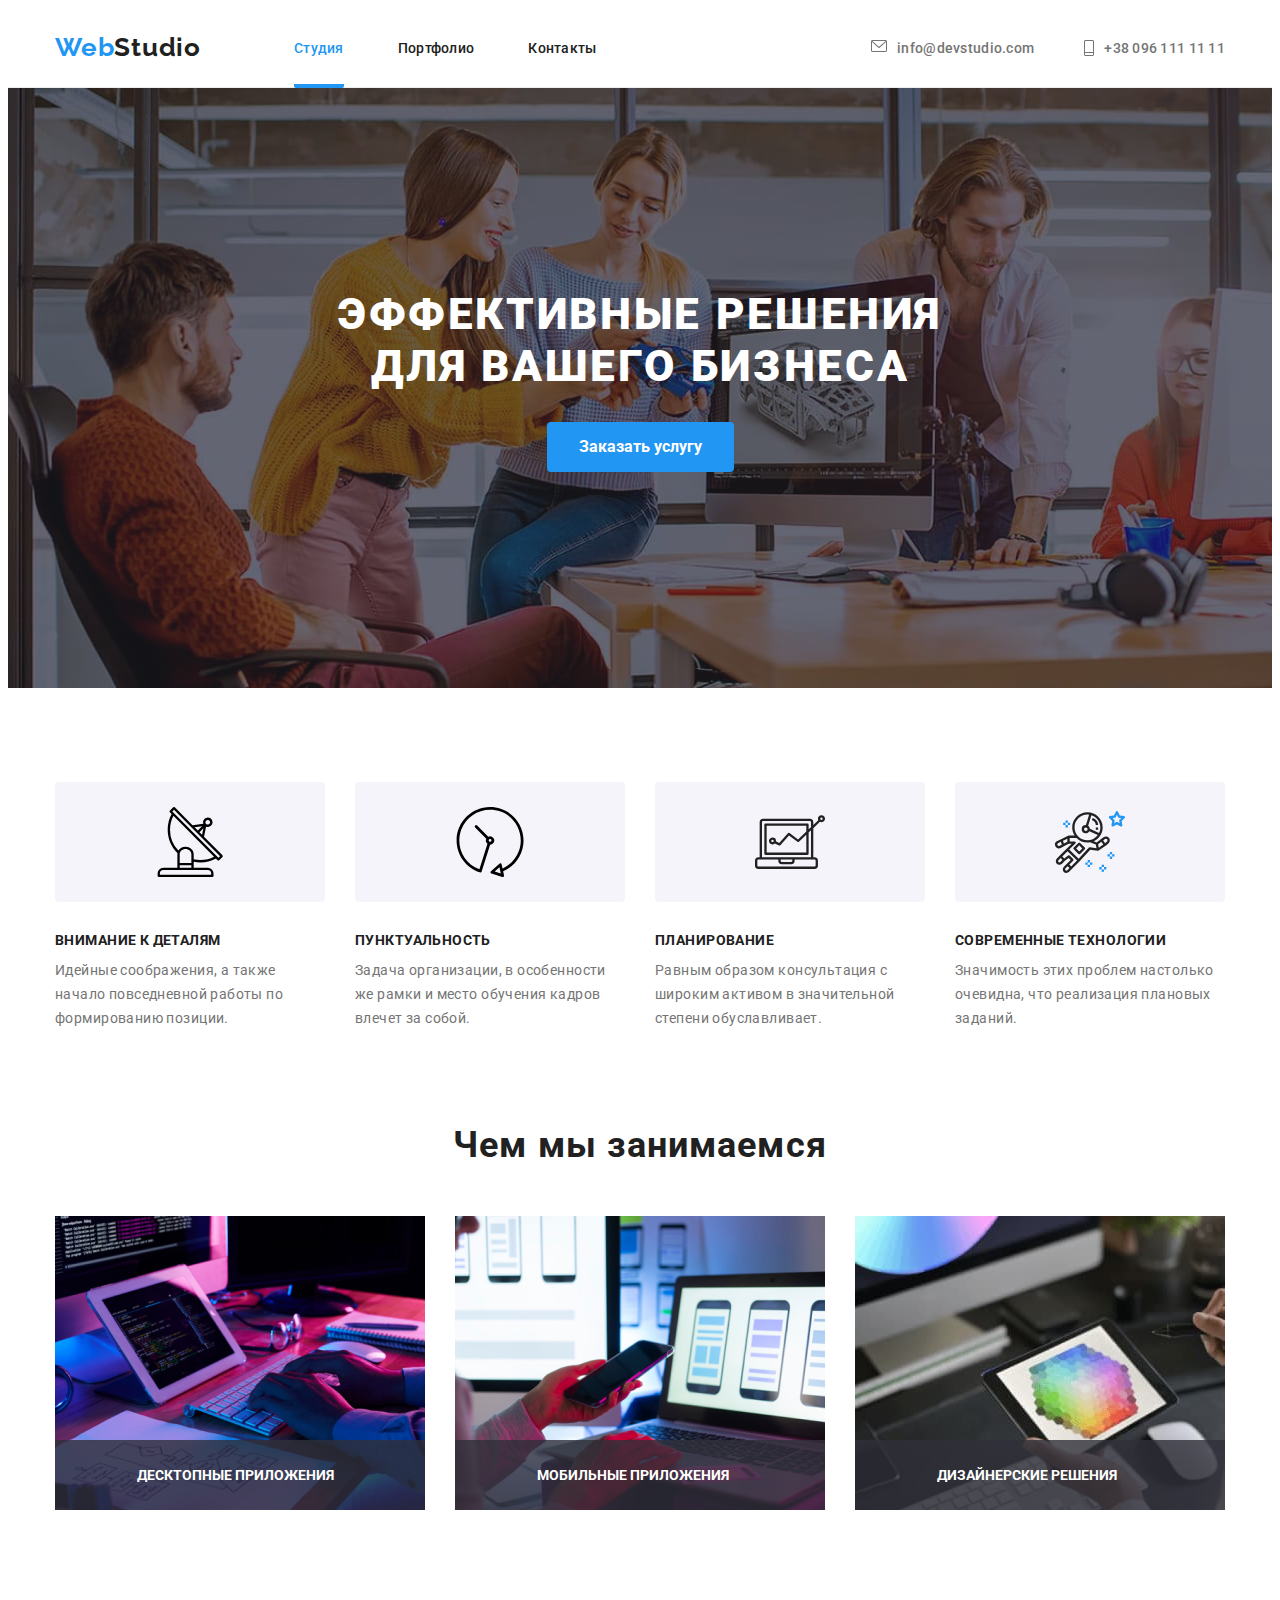
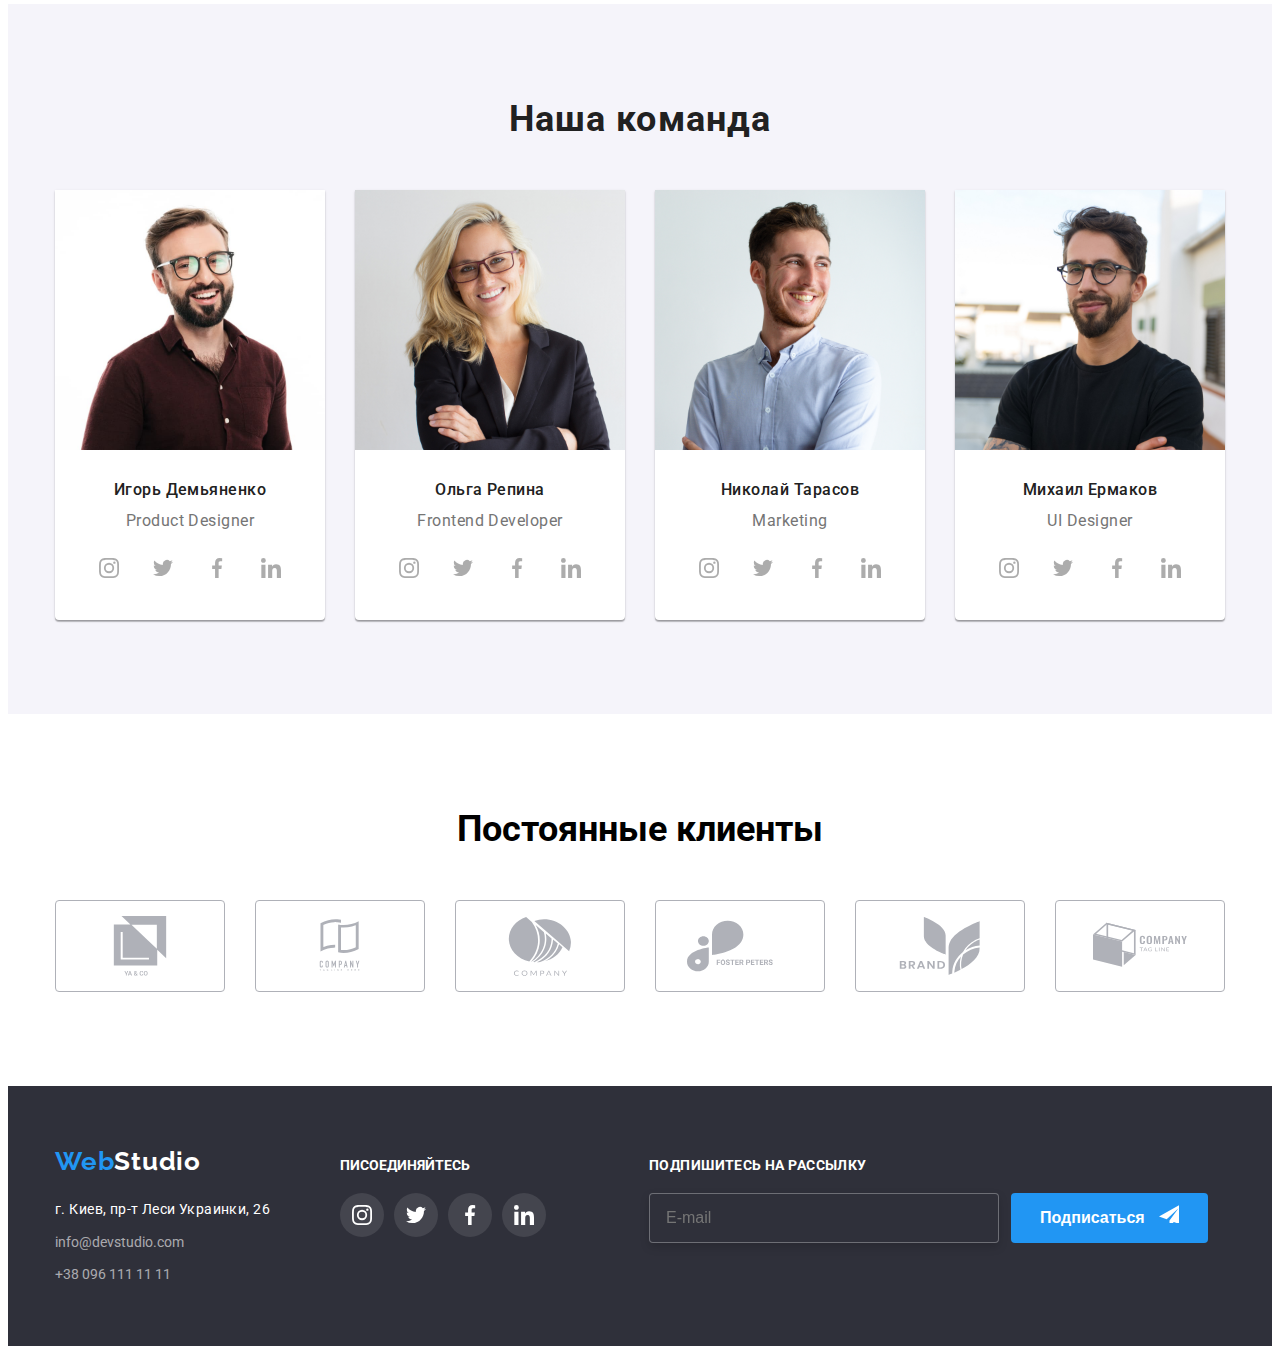
<file: index.html>
<!DOCTYPE html>
<html lang="en">
  <head>
    <meta charset="UTF-8" />
    <meta http-equiv="X-UA-Compatible" content="IE=edge" />
    <meta name="viewport" content="width=device-width, initial-scale=1.0" />
    <link rel="preconnect" href="https://fonts.gstatic.com" />
    <link
      href="https://fonts.googleapis.com/css2?family=Raleway:wght@700&family=Roboto:wght@400;500;700;900&display=swap"
      rel="stylesheet"
    />
    <title>WebStudio</title>
    <link
      rel="stylesheet"
      href="https://cdnjs.cloudflare.com/ajax/libs/modern-normalize/1.1.0/modern-normalize.min.css"
      integrity="sha512-wpPYUAdjBVSE4KJnH1VR1HeZfpl1ub8YT/NKx4PuQ5NmX2tKuGu6U/JRp5y+Y8XG2tV+wKQpNHVUX03MfMFn9Q=="
      crossorigin="anonymous"
      referrerpolicy="no-referrer"
    />

    <link rel="stylesheet" href="css/style.css" />
  </head>
  <body>
    <header>
      <div class="container nav-container">
        <nav>
          <a class="logo" href="#">
            <span lang="en" class="logo__logo-blue">Web</span>Studio
          </a>

          <ul class="site-nav">
            <li class="site-nav__studio"><a href="#">Студия</a></li>

            <li class="site-nav__portfolio">
              <a href="./portfolio.html">Портфолио</a>
            </li>

            <li><a href="#">Контакты</a></li>
          </ul>
        </nav>

        <ul class="auth-nav">
          <li class="auth-nav__indent">
            <a class="auth-nav__link-mail" href="mailo:info@devstudio.com">
              <svg
                class="auth-nav__mail-icon"
                aria-label="перейти до наступної секції"
              >
                <use xlink:href="./img/icons.svg#mail"></use>
              </svg>
              <div>info@devstudio.com</div>
            </a>
          </li>

          <li>
            <a class="auth-nav__link-tel" href="tel:+380961111111">
              <svg class="auth-nav__tel-icon">
                <use xlink:href="./img/icons.svg#tel"></use>
              </svg>
              <div>+38 096 111 11 11</div>
            </a>
          </li>
        </ul>
      </div>
    </header>

    <main>
      <section class="bg">
        <div class="container">
          <h1 class="bg__title">Эффективные решения для вашего бизнеса</h1>

          <button class="bg__btn" type="button" data-modal-open>
            Заказать услугу
          </button>
        </div>
      </section>

      <!----section 2---->

      <section class="list">
        <div class="container">
          <ul class="list__text">
            <li class="list__item">
              <div class="list__icon-box">
                <svg class="list__icon-trait">
                  <use xlink:href="./img/icons.svg#antenna"></use>
                </svg>
              </div>

              <h3>Внимание к деталям</h3>
              <p>
                Идейные соображения, а также начало повседневной работы по
                формированию позиции.
              </p>
            </li>
            <li class="list__item">
              <div class="list__icon-box">
                <svg class="list__icon-trait">
                  <use xlink:href="./img/icons.svg#time"></use>
                </svg>
              </div>

              <h3>Пунктуальность</h3>
              <p>
                Задача организации, в особенности же рамки и место обучения
                кадров влечет за собой.
              </p>
            </li>
            <li class="list__item">
              <div class="list__icon-box">
                <svg class="list__icon-trait">
                  <use xlink:href="./img/icons.svg#laptop"></use>
                </svg>
              </div>
              <h3>Планирование</h3>
              <p>
                Равным образом консультация с широким активом в значительной
                степени обуславливает.
              </p>
            </li>
            <li class="list__item">
              <div class="list__icon-box">
                <svg class="list__icon-trait">
                  <use xlink:href="./img/icons.svg#astronaut"></use>
                </svg>
              </div>
              <h3>Современные технологии</h3>
              <p>
                Значимость этих проблем настолько очевидна, что реализация
                плановых заданий.
              </p>
            </li>
          </ul>
        </div>
      </section>

      <!----section 3---->
      <section class="do-section">
        <div class="container">
          <h2 class="do-section__do">Чем мы занимаемся</h2>

          <ul class="do-img">
            <li class="do-img__card">
              <img
                src="./img/tablet.png"
                alt="tablet"
                width="370px"
                height="294"
              />
              <p class="do-img__title-img">ДЕСКТОПНЫЕ ПРИЛОЖЕНИЯ</p>
              <div class="do-img__title-box"></div>
            </li>

            <li class="do-img__card">
              <img
                src="./img/phone.png"
                alt="phone"
                width="370px"
                height="294"
              />
              <p class="do-img__title-img">МОБИЛЬНЫЕ ПРИЛОЖЕНИЯ</p>
              <div class="do-img__title-box"></div>
            </li>
            <li class="do-img__card">
              <img
                src="./img/colors.jpg"
                alt="colors"
                width="370px"
                height="294"
              />
              <p class="do-img__title-img">ДИЗАЙНЕРСКИЕ РЕШЕНИЯ</p>
              <div class="do-img__title-box"></div>
            </li>
          </ul>
        </div>
      </section>

      <!----section 4---->
      <section class="command">
        <div class="container">
          <h2 class="do-section__do">Наша команда</h2>
          <ul class="command__img">
            <li>
              <img src="./img/Igor.jpg" alt="Igor" width="270px" />
              <div class="command__personal-info">
                <h3>Игорь Демьяненко</h3>
                <p>Product Designer</p>
                <ul class="personal__soc">
                  <li class="personal-soc__item">
                    <a class="personal-soc__link" href="">
                      <svg
                        class="personal-soc__icon"
                        width="20px"
                        height="20px"
                      >
                        <use href="./img/icons.svg#instagram"></use>
                      </svg>
                    </a>
                  </li>

                  <li class="personal-soc__item">
                    <a class="personal-soc__link" href="">
                      <svg
                        class="personal-soc__icon"
                        width="20px"
                        height="20px"
                      >
                        <use href="./img/icons.svg#twitter"></use>
                      </svg>
                    </a>
                  </li>

                  <li class="personal-soc__item">
                    <a class="personal-soc__link" href="">
                      <svg
                        class="personal-soc__icon"
                        width="20px"
                        height="20px"
                      >
                        <use href="./img/icons.svg#facebook"></use>
                      </svg>
                    </a>
                  </li>

                  <li class="personal-soc__item">
                    <a class="personal-soc__link" href="">
                      <svg
                        class="personal-soc__icon"
                        width="20px"
                        height="20px"
                      >
                        <use href="./img/icons.svg#linkedin"></use>
                      </svg>
                    </a>
                  </li>
                </ul>
              </div>
            </li>

            <li>
              <img src="./img/Olga.jpg" alt="Olga" width="270px" />
              <div class="command__personal-info">
                <h3>Ольга Репина</h3>
                <p>Frontend Developer</p>
                <ul class="personal__soc">
                  <li class="personal-soc__item">
                    <a class="personal-soc__link" href="">
                      <svg
                        class="personal-soc__icon"
                        width="20px"
                        height="20px"
                      >
                        <use href="./img/icons.svg#instagram"></use>
                      </svg>
                    </a>
                  </li>

                  <li class="personal-soc__item">
                    <a class="personal-soc__link" href="">
                      <svg
                        class="personal-soc__icon"
                        width="20px"
                        height="20px"
                      >
                        <use href="./img/icons.svg#twitter"></use>
                      </svg>
                    </a>
                  </li>

                  <li class="personal-soc__item">
                    <a class="personal-soc__link" href="">
                      <svg
                        class="personal-soc__icon"
                        width="20px"
                        height="20px"
                      >
                        <use href="./img/icons.svg#facebook"></use>
                      </svg>
                    </a>
                  </li>

                  <li class="personal-soc__item">
                    <a class="personal-soc__link" href="">
                      <svg
                        class="personal-soc__icon"
                        width="20px"
                        height="20px"
                      >
                        <use href="./img/icons.svg#linkedin"></use>
                      </svg>
                    </a>
                  </li>
                </ul>
              </div>
            </li>

            <li>
              <img src="./img/nikolay.jpg" alt="nikolay" width="270px" />
              <div class="command__personal-info">
                <h3>Николай Тарасов</h3>
                <p>Marketing</p>
                <ul class="personal__soc">
                  <li class="personal-soc__item">
                    <a class="personal-soc__link" href="">
                      <svg
                        class="personal-soc__icon"
                        width="20px"
                        height="20px"
                      >
                        <use href="./img/icons.svg#instagram"></use>
                      </svg>
                    </a>
                  </li>
                  <li class="personal-soc__item">
                    <a class="personal-soc__link" href="">
                      <svg
                        class="personal-soc__icon"
                        width="20px"
                        height="20px"
                      >
                        <use href="./img/icons.svg#twitter"></use>
                      </svg>
                    </a>
                  </li>
                  <li class="personal-soc__item">
                    <a class="personal-soc__link" href="">
                      <svg
                        class="personal-soc__icon"
                        width="20px"
                        height="20px"
                      >
                        <use href="./img/icons.svg#facebook"></use>
                      </svg>
                    </a>
                  </li>
                  <li class="personal-soc__item">
                    <a class="personal-soc__link" href="">
                      <svg
                        class="personal-soc__icon"
                        width="20px"
                        height="20px"
                      >
                        <use href="./img/icons.svg#linkedin"></use>
                      </svg>
                    </a>
                  </li>
                </ul>
              </div>
            </li>

            <li>
              <img src="./img/Michael.jpg" alt="Michael" width="270px" />
              <div class="command__personal-info">
                <h3>Михаил Ермаков</h3>
                <p>UI Designer</p>
                <ul class="personal__soc">
                  <li class="personal-soc__item">
                    <a class="personal-soc__link" href="">
                      <svg
                        class="personal-soc__icon"
                        width="20px"
                        height="20px"
                      >
                        <use href="./img/icons.svg#instagram"></use>
                      </svg>
                    </a>
                  </li>

                  <li class="personal-soc__item">
                    <a class="personal-soc__link" href="">
                      <svg
                        class="personal-soc__icon"
                        width="20px"
                        height="20px"
                      >
                        <use href="./img/icons.svg#twitter"></use>
                      </svg>
                    </a>
                  </li>

                  <li class="personal-soc__item">
                    <a class="personal-soc__link" href="">
                      <svg
                        class="personal-soc__icon"
                        width="20px"
                        height="20px"
                      >
                        <use href="./img/icons.svg#facebook"></use>
                      </svg>
                    </a>
                  </li>

                  <li class="personal-soc__item">
                    <a class="personal-soc__link" href="">
                      <svg
                        class="personal-soc__icon"
                        width="20px"
                        height="20px"
                      >
                        <use href="./img/icons.svg#linkedin"></use>
                      </svg>
                    </a>
                  </li>
                </ul>
              </div>
            </li>
          </ul>
        </div>
      </section>

      <!-- section 5-->
      <section class="container clients">
        <h2 class="clients__title-clients">Постоянные клиенты</h2>
        <ul class="clients__icon-list">
          <li class="clients__icon-border">
            <a class="clients__hand" href="#">
              <svg class="clients__icon-clients">
                <use xlink:href="./img/icons.svg#ya&co"></use>
              </svg>
            </a>
          </li>

          <li class="clients__icon-border">
            <a class="clients__hand" href="">
              <svg class="clients__icon-clients">
                <use xlink:href="./img/icons.svg#company"></use>
              </svg>
            </a>
          </li>
          <li class="clients__icon-border">
            <a class="clients__hand" href="">
              <svg class="clients__icon-clients">
                <use xlink:href="./img/icons.svg#object"></use>
              </svg>
            </a>
          </li>
          <li class="clients__icon-border">
            <a class="clients__hand" href="">
              <svg class="clients__icon-clients">
                <use xlink:href="./img/icons.svg#foster"></use>
              </svg>
            </a>
          </li>
          <li class="clients__icon-border">
            <a class="clients__hand" href="">
              <svg class="clients__icon-clients">
                <use xlink:href="./img/icons.svg#brand"></use>
              </svg>
            </a>
          </li>
          <li class="clients__icon-border">
            <a class="clients__hand" href="">
              <svg class="clients__icon-clients">
                <use xlink:href="./img/icons.svg#line"></use>
              </svg>
            </a>
          </li>
        </ul>
      </section>
    </main>

    <footer class="bg-footer">
      <div class="container">
        <div class="footer-list">
          <div class="footer-address">
            <a class="logo-footer" href="#"
              ><span class="logo-blue">Web</span
              ><span class="logo-white">Studio</span>
            </a>
            <p class="address">г. Киев, пр-т Леси Украинки, 26</p>
            <address>
              <ul class="connection">
                <li>
                  <a class="mailto" href="mailto:info@devstudio.com"
                    >info@devstudio.com</a
                  >
                </li>
                <li>
                  <a class="tel" href="tel:+380961111111">+38 096 111 11 11</a>
                </li>
              </ul>
            </address>
          </div>

          <div class="soc-info">
            <h2 class="footer-subscr" lang="ru">ПИСОЕДИНЯЙТЕСЬ</h2>
            <ul class="personal-soc">
              <li class="personal-soc-item">
                <a class="footer-soc-link" href="">
                  <svg class="footer-soc-icon" width="20px" height="20px">
                    <use href="./img/icons.svg#instagram"></use>
                  </svg>
                </a>
              </li>
              <li class="personal-soc-item">
                <a class="footer-soc-link" href="">
                  <svg class="footer-soc-icon" width="20px" height="20px">
                    <use href="./img/icons.svg#twitter"></use>
                  </svg>
                </a>
              </li>
              <li class="personal-soc-item">
                <a class="footer-soc-link" href="">
                  <svg class="footer-soc-icon" width="20px" height="20px">
                    <use href="./img/icons.svg#facebook"></use>
                  </svg>
                </a>
              </li>
              <li class="personal-soc-item">
                <a class="footer-soc-link" href="">
                  <svg class="footer-soc-icon" width="20px" height="20px">
                    <use href="./img/icons.svg#linkedin"></use>
                  </svg>
                </a>
              </li>
            </ul>
          </div>
          <form class="footer-email">
            <div>
              <div>
                <p class="footer-text">Подпишитесь на рассылку</p>
                <label for="user_email"></label>
              </div>
              <input
                type="email"
                class="input__text"
                name="email"
                id="user_email"
                placeholder="E-mail"
              />
            </div>
            <div class="footer-subscribe">
              <button class="footer-btn">
                Подписаться
                <svg class="send" width="20px" height="20px">
                  <use href="./img/send.svg#send"></use>
                </svg>
              </button>
            </div>
          </form>
        </div>
      </div>
    </footer>

    <!-- Модальное окно -->
    <div class="backdrop is-hidden" data-modal>
      <div class="modal">
        <form>
          <p class="form-title">Оставьте свои данные, мы вам перезвоним</p>
          <div>
            <label class="form-fild">
              <div class="list-form">
                <label class="input-name" for="name">Имя</label>
                <input
                  type="text"
                  name="name"
                  id="name"
                  placeholder=""
                  class="form-field"
                />
              </div>
              <div class="form-field-icon">
                <svg width="16px" height="16px">
                  <use xlink:href="./img/man.svg#man"></use>
                </svg>
              </div>
            </label>

            <label class="form-fild">
              <div class="list-form">
                <label class="input-name" for="phone">Телефон</label>

                <input
                  type="text"
                  name="tel"
                  id="phone"
                  placeholder=""
                  class="form-field"
                />
              </div>

              <div class="form-field-icon">
                <svg width="16px" height="16px">
                  <use href="./img/tel.svg#tel"></use>
                </svg>
              </div>
            </label>

            <label class="form-fild">
              <div class="list-form">
                <label class="input-name" for="email__">Почта</label>
                <input
                  type="email"
                  class="form-field"
                  name="mail"
                  id="email__"
                  placeholder=""
                />
              </div>

              <div class="form-field-icon">
                <svg width="16px" height="16px">
                  <use href="./img/email.svg#email"></use>
                </svg>
              </div>
            </label>
          </div>

          <div class="comment">
            <label class="comment-form" for="comment">Комментарий</label>
          </div>
          <textarea
            name="comment"
            id="comment"
            cols="30"
            rows="4"
            placeholder="Введите текст"
          ></textarea>
          <label for="check-agreement" class="check-label">
            <input
              type="checkbox"
              name="check-agreement"
              value="check-agreement"
              id="check-agreement"
              class="check-input visually-hidden"
            />
            <svg class="check-svg" width="16px" height="15px">
              <use
                class="check-icon"
                href="./img/check-box.svg#icon-check"
              ></use>
            </svg>
            <span class="terms"
              >Соглашаюсь с рассылкой и принимаю
              <a
                class="agreement-link"
                href="https://prostopravo.com.ua/prava_biznesa/dogovornye_otnosheniya"
                >Условия договора</a
              >
            </span>
          </label>

          <!-- кнопка закрытия -->
          <button type="button" class="modal__button-close" data-modal-close>
            <svg class="modal-icon-close" width="18px" height="18px">
              <use href="./img/close.svg#close"></use>
            </svg>
          </button>
          <button class="form-btn" type="submit">Отправить</button>
        </form>
      </div>
    </div>
    <script src="./js/modal.js"></script>
  </body>
</html>
</file>
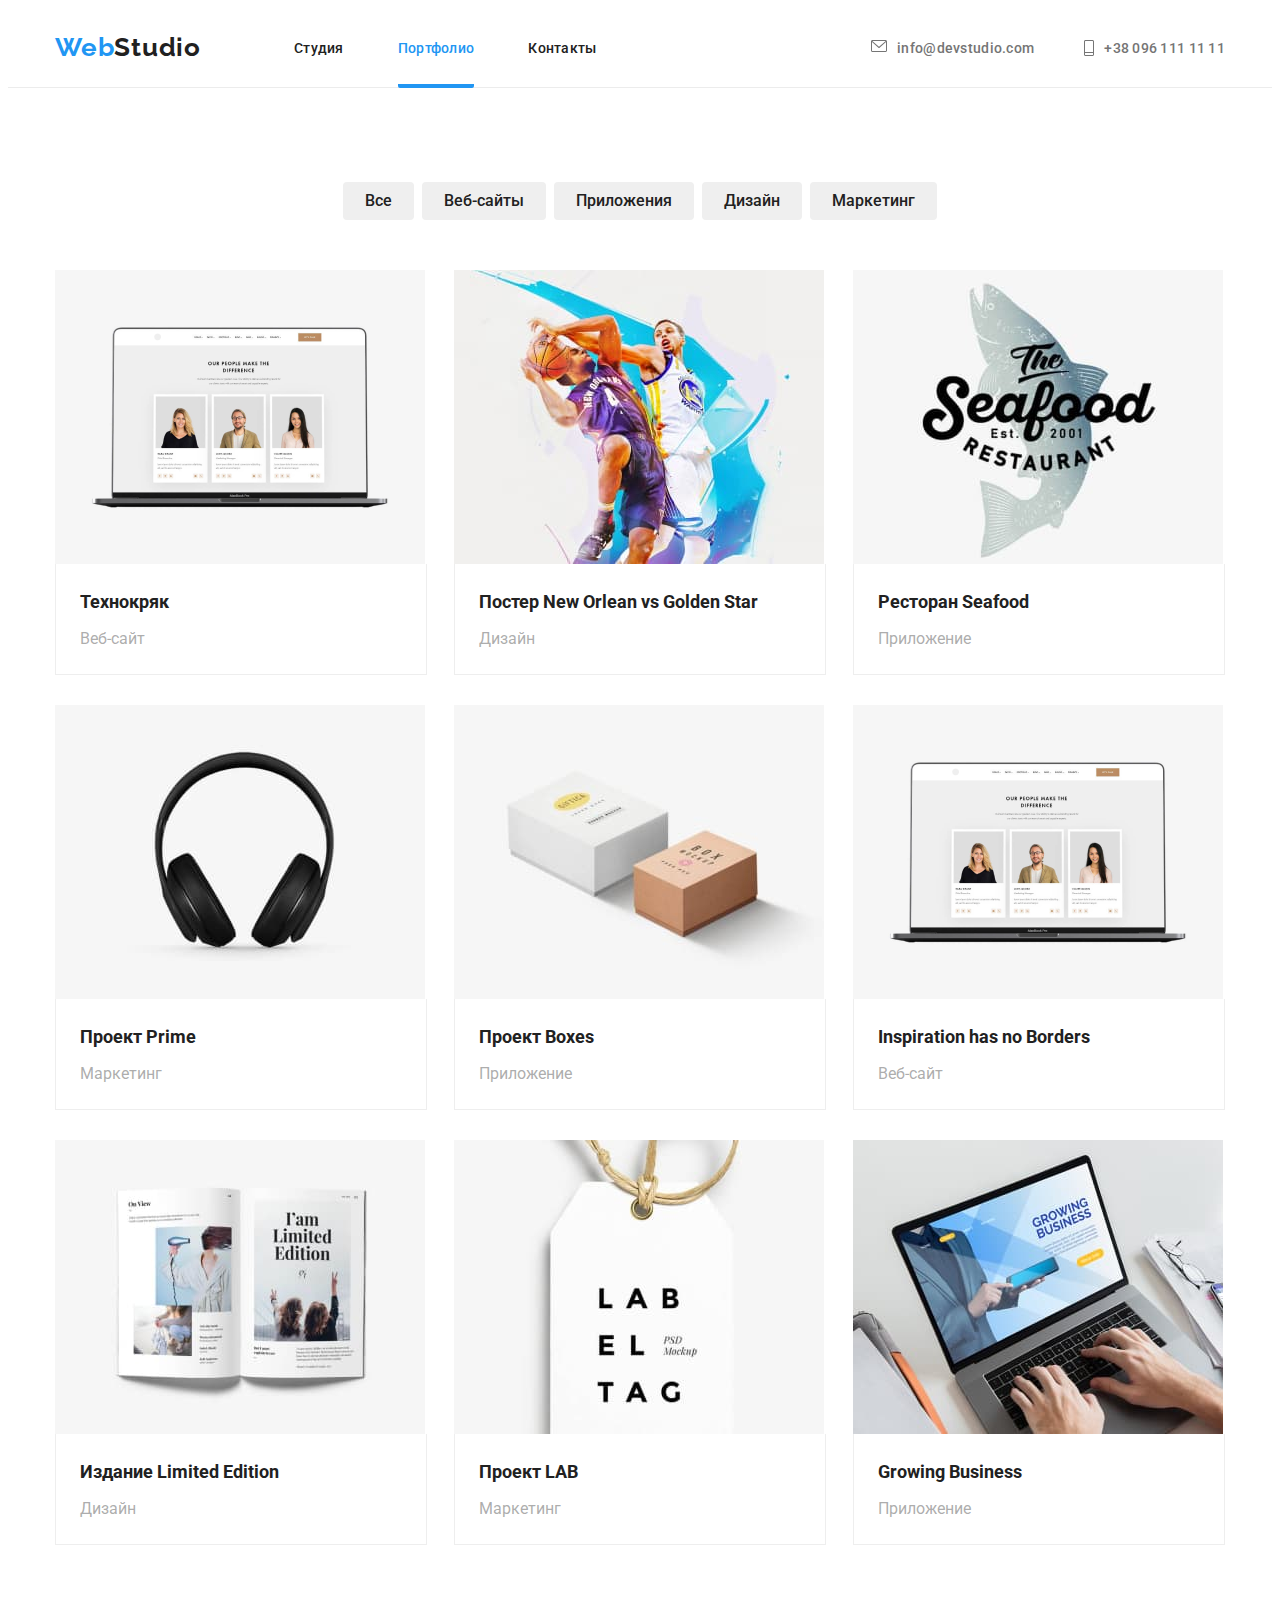
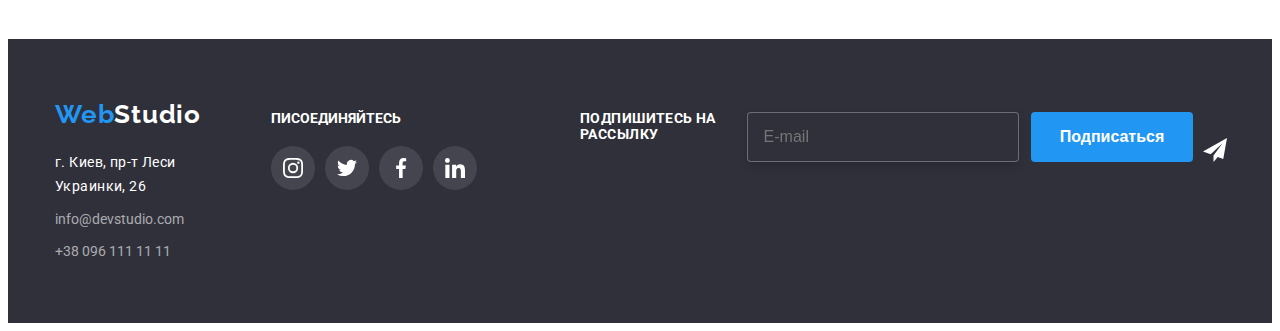
<file: portfolio.html>
<!DOCTYPE html>
<html lang="en">
  <head>
    <meta charset="UTF-8" />
    <meta http-equiv="X-UA-Compatible" content="IE=edge" />
    <meta name="viewport" content="width=device-width, initial-scale=1.0" />
    <link rel="preconnect" href="https://fonts.gstatic.com" />
    <link
      href="https://fonts.googleapis.com/css2?family=Raleway:wght@700&family=Roboto:wght@400;500;700;900&display=swap"
      rel="stylesheet"
      bn
    />
    <title>portfolio</title>
    <link
      rel="stylesheet"
      href="https://cdnjs.cloudflare.com/ajax/libs/modern-normalize/1.1.0/modern-normalize.min.css"
      integrity="sha512-wpPYUAdjBVSE4KJnH1VR1HeZfpl1ub8YT/NKx4PuQ5NmX2tKuGu6U/JRp5y+Y8XG2tV+wKQpNHVUX03MfMFn9Q=="
      crossorigin="anonymous"
      referrerpolicy="no-referrer"
    />
    <link rel="stylesheet" href="css/style.css" />
  </head>

  <body>
    <header>
      <div class="container nav-container">
        <nav>
          <a class="logo" href="./index.html">
            <span lang="en" class="logo__logo-blue">Web</span>Studio
          </a>
          <ul class="site-nav">
            <li><a href="./index.html">Студия</a></li>

            <li class="site-nav__portfolio-1">
              <a href="portfolio.html">Портфолио</a>
            </li>

            <li><a href="#">Контакты</a></li>
          </ul>
        </nav>
        
        <ul class="auth-nav">
          <li class="auth-nav__indent">
            <a class="auth-nav__link-mail" href="mailo:info@devstudio.com">
              <svg class="auth-nav__mail-icon" aria-label="перейти до наступної секції">
                <use xlink:href="./img/icons.svg#mail"></use>
              </svg>
              <div>info@devstudio.com</div>
            </a>
          </li>

          <li>
            <a class="auth-nav__link-tel" href="tel:+380961111111">
              <svg class="auth-nav__tel-icon">
                <use xlink:href="./img/icons.svg#tel"></use>
              </svg>
              <div>+38 096 111 11 11</div>
            </a>
          </li>
        </ul>
      </div>
    </header>
    
    <main>
      <section class="portfolio">
        <div class="container">
          <ul class="btn-portfolio-section">
            <li><button class="btn-portfolio" type="button">Все</button></li>
            <li>
              <button class="btn-portfolio" type="button">Веб-сайты</button>
            </li>
            <li>
              <button class="btn-portfolio" type="button">Приложения</button>
            </li>
            <li>
              <button class="btn-portfolio" type="button">Дизайн</button>
            </li>
            <li>
              <button class="btn-portfolio" type="button">Маркетинг</button>
            </li>
          </ul>

          <ul class="desc">
            <li class="item">
              <div class="desc-img">
                <img src="./img/leptop.png" alt="leptop" width="370" />

                <p class="text">
                  Ресурс предлагает комплексные предложения с разным уровнем
                  функционала и сервисов. Все это позволит посетителю получить
                  исчерпывающие сведения о компании или частном лице.
                </p>
              </div>

              <div class="card-content">
                <h3>Технокряк</h3>
                <p>Веб-сайт</p>
              </div>
            </li>

            <li class="item">
              <div class="desc-img">
                <img src="./img/basketball1.jpg" alt="basketbal" width="370" />
                <p class="text">
                  Ресурс предлагает комплексные предложения с разным уровнем
                  функционала и сервисов. Все это позволит посетителю получить
                  исчерпывающие сведения о компании или частном лице.
                </p>
              </div>

              <div class="card-content">
                <h3>Постер New Orlean vs Golden Star</h3>
                <p>Дизайн</p>
              </div>
            </li>

            <li class="item">
              <div class="desc-img">
                <img src="./img/seafood1.jpg" alt="seafood" width="370" />
                <p class="text">
                  Ресурс предлагает комплексные предложения с разным уровнем
                  функционала и сервисов. Все это позволит посетителю получить
                  исчерпывающие сведения о компании или частном лице.
                </p>
              </div>
              <div class="card-content">
                <h3>Ресторан Seafood</h3>
                <p>Приложение</p>
              </div>
            </li>

            <li class="item">
              <div class="desc-img">
                <img src="./img/headphones1.jpg" alt="headphones" width="370" />
                <p class="text">
                  Ресурс предлагает комплексные предложения с разным уровнем
                  функционала и сервисов. Все это позволит посетителю получить
                  исчерпывающие сведения о компании или частном лице.
                </p>
              </div>
              <div class="card-content">
                <h3>Проект Prime</h3>
                <p>Маркетинг</p>
              </div>
            </li>

            <li class="item">
              <div class="desc-img">
                <img src="./img/box1.jpg" alt="boxes" width="370" />
                <p class="text">
                  Ресурс предлагает комплексные предложения с разным уровнем
                  функционала и сервисов. Все это позволит посетителю получить
                  исчерпывающие сведения о компании или частном лице.
                </p>
              </div>
              <div class="card-content">
                <h3>Проект Boxes</h3>
                <p>Приложение</p>
              </div>
            </li>

            <li class="item">
              <div class="desc-img">
                <img src="./img/leptop.png" alt="leptop" width="370" />
                <p class="text">
                  Ресурс предлагает комплексные предложения с разным уровнем
                  функционала и сервисов. Все это позволит посетителю получить
                  исчерпывающие сведения о компании или частном лице.
                </p>
              </div>
              <div class="card-content">
                <h3>Inspiration has no Borders</h3>
                <p>Веб-сайт</p>
              </div>
            </li>

            <li class="item">
              <div class="desc-img">
                <img src="./img/book1.jpg" alt="book" width="370" />
                <p class="text">
                  Ресурс предлагает комплексные предложения с разным уровнем
                  функционала и сервисов. Все это позволит посетителю получить
                  исчерпывающие сведения о компании или частном лице.
                </p>
              </div>
              <div class="card-content">
                <h3>Издание Limited Edition</h3>
                <p>Дизайн</p>
              </div>
            </li>

            <li class="item">
              <div class="desc-img">
                <img src="./img/lab1.jpg" alt="lab" width="370" />
                <p class="text">
                  Ресурс предлагает комплексные предложения с разным уровнем
                  функционала и сервисов. Все это позволит посетителю получить
                  исчерпывающие сведения о компании или частном лице.
                </p>
              </div>
              <div class="card-content">
                <h3>Проект LAB</h3>
                <p>Маркетинг</p>
              </div>
            </li>

            <li class="item">
              <div class="desc-img">
                <img src="./img/business.jpg" alt="business" width="370" />
                <p class="text">
                  Ресурс предлагает комплексные предложения с разным уровнем
                  функционала и сервисов. Все это позволит посетителю получить
                  исчерпывающие сведения о компании или частном лице.
                </p>
              </div>
              <div class="card-content">
                <h3>Growing Business</h3>
                <p>Приложение</p>
              </div>
            </li>
          </ul>
        </div>
      </section>
    </main>

    <footer class="bg-footer">
      <div class="container">
        <ul class="footer-list">
          <li class="footer-address">
            <a class="logo-footer" href="#"
              ><span class="logo-blue">Web</span
              ><span class="logo-white">Studio</span>
            </a>
            <p class="address">г. Киев, пр-т Леси Украинки, 26</p>
            <address>
              <ul class="connection">
                <li>
                  <a class="mailto" href="mailto:info@devstudio.com"
                    >info@devstudio.com</a
                  >
                </li>
                <li>
                  <a class="tel" href="tel:+380961111111">+38 096 111 11 11</a>
                </li>
              </ul>
            </address>
          </li>

          <li class="soc-info">
            <h2 class="footer-subscr" lang="ru">ПИСОЕДИНЯЙТЕСЬ</h2>
            <ul class="personal-soc">
              <li class="personal-soc-item">
                <a class="footer-soc-link" href="">
                  <svg class="footer-soc-icon" width="20px" height="20px">
                    <use href="./img/icons.svg#instagram"></use>
                  </svg>
                </a>
              </li>
              <li class="personal-soc-item">
                <a class="footer-soc-link" href="">
                  <svg class="footer-soc-icon" width="20px" height="20px">
                    <use href="./img/icons.svg#twitter"></use>
                  </svg>
                </a>
              </li>
              <li class="personal-soc-item">
                <a class="footer-soc-link" href="">
                  <svg class="footer-soc-icon" width="20px" height="20px">
                    <use href="./img/icons.svg#facebook"></use>
                  </svg>
                </a>
              </li>
              <li class="personal-soc-item">
                <a class="footer-soc-link" href="">
                  <svg class="footer-soc-icon" width="20px" height="20px">
                    <use href="./img/icons.svg#linkedin"></use>
                  </svg>
                </a>
              </li>
            </ul>
          </li>
          <li class="footer-email">
            <p class="footer-text">Подпишитесь на рассылку</p>
            <label for="user_email"></label>
            <input
              type="email"
              class="input__text"
              name="email"
              id="user_email"
              placeholder="E-mail"
            />
            <button class="footer-btn">Подписаться</button>
            <img class="send" src="./img/send.svg" alt="send" />
          </li>
        </ul>
      </div>
    </footer>
  </body>
</html>
</file>
<file: css/style.css>
body {
  font-family: "Roboto", "Raleway", sans-serif;
}

* {
  box-sizing: border-box;
}

:root {
  --black: rgba(33, 33, 33, 1);
  --blue: rgba(33, 150, 243, 1);
  --gray: rgba(117, 117, 117, 0.6);
  --typical-gap: 94 px;
}

.container {
  width: 1200px;
  padding-left: 15px;
  padding-right: 15px;
  margin: 0 auto;
}

h1,
h2,
h3,
h4,
h5,
h6,
p {
  margin: 0;
}

ul {
  padding-left: 0;
  margin: 0;
  list-style: none;
}

/* <!----section 1----> */
/* block nav-container */
header {
  border-bottom: 1px solid #ececec;
  padding-top: 24px;
  padding-bottom: 24px;
}

.nav-container {
  display: flex;
  justify-content: space-between;
  align-items: center;
}

/* block logo */
nav {
  display: flex;
  align-items: center;
}

.logo {
  font-family: "Raleway";
  font-weight: 700;
  font-size: 26px;
  line-height: 31px;
  letter-spacing: 0.03em;
  text-decoration: none;
  color: var(--black);
  margin-right: 93px;
  transition-duration: 0.25s;
}

.logo__logo-blue {
  color: var(--blue);
}

/* block site-nav */
.site-nav {
  font-weight: 500;
  font-size: 14px;
  line-height: 16px;
  letter-spacing: 0.02em;
  display: flex;
  color: #212121;
  position: relative;
  transition-duration: 0.25s;
}

.site-nav li:not(:last-child) {
  margin-right: 54px;
}

.site-nav a {
  color: var(--black);
  font-weight: 500;
  font-size: 14px;
  line-height: 16px;
  letter-spacing: 0.02em;
  text-decoration: none;
  transition-timing-function: cubic-bezier(0.4, 0, 0.2, 1);
  transition: 0.25s;
  transition-duration: 0.25s;
}

.site-nav a:hover::after {
  opacity: 1;
  transition-timing-function: cubic-bezier(0.4, 0, 0.2, 1);
  transition: 0.25s;
}

.site-nav__studio a {
  color: var(--blue);
  border-bottom: 4px solid;
  padding-bottom: 28px;
  border-radius: 2px;
  transition-timing-function: cubic-bezier(0.4, 0, 0.2, 1);
  transition: 0.25s;
}

.site-nav__portfolio a {
  color: var(--black);
  transition-timing-function: cubic-bezier(0.4, 0, 0.2, 1);
  transition: 0.25s;
  transition-duration: 0.25s;
}

.site-nav__portfolio-1 a {
  color: var(--blue);
  border-bottom: 2px solid;
  padding-bottom: 28px;
  transition-timing-function: cubic-bezier(0.4, 0, 0.2, 1);
  transition-delay: 0.25s;
}

.site-nav__portfolio-1 a {
  color: var(--blue);
  border-bottom: 4px solid;
  padding-bottom: 28px;
  border-radius: 2px;
  transition-timing-function: cubic-bezier(0.4, 0, 0.2, 1);
  transition: 0.25s;
  transition-duration: 0.25s;
}

.site-nav a:hover,
.site-nav a:focus {
  color: rgba(33, 150, 243, 1);
}

.site-nav__portfolio-1 {
  margin-right: 50px;
}

/* .site-nav__site-nav-portfolio-2 a {
  color: var(--blue);
  transition-timing-function: cubic-bezier(0.4, 0, 0.2, 1);
  transition: 0.25s;
  transition-duration: 0.25s;
} */
/* .site-nav-studio-1 a {
  color: var(--black);
  transition-timing-function: cubic-bezier(0.4, 0, 0.2, 1);
  transition: 0.25s;
  transition-duration: 0.25s;
} */

/* .site-nav-studio-2 {
  margin-right: 50px;
} */

/* block auth-nav*/
.auth-nav {
  display: flex;
  transition-timing-function: cubic-bezier(0.4, 0, 0.2, 1);
  transition: 0.25s;
  transition-duration: 0.25s;
}

.auth-nav a {
  color: #757575;
  text-decoration: none;
  font-weight: 500;
  font-size: 14px;
  line-height: 16px;
  letter-spacing: 0.02em;
  font-style: normal;
  transition-timing-function: cubic-bezier(0.4, 0, 0.2, 1);
  transition: 0.25s;
  transition-duration: 0.25s;
}

.auth-nav a:hover,
.auth-nav a:focus {
  color: rgba(33, 150, 243, 1);
}

.auth-nav li {
  font-size: 14px;
  line-height: 24px;
  letter-spacing: 0.03em;
  color: rgba(255, 255, 255, 0.6);
  transition-timing-function: cubic-bezier(0.4, 0, 0.2, 1);
  transition: 0.25s;
  transition-duration: 0.25s;
}
.auth-nav li:not(:last-child) {
  margin-right: 20px;
}

.auth-nav__indent {
  padding-right: 30px;
}

.auth-nav__link-mail,
.auth-nav__link-tel {
  display: flex;
  transition-duration: 0.25s;
  transition-timing-function: cubic-bezier(0.4, 0, 0.2, 1);
  transition: 0.25s;
  transition-duration: 0.25s;
}

.auth-nav__link-mail:focus .auth-nav__mail-icon {
  fill: #2196f3;
  transition-timing-function: cubic-bezier(0.4, 0, 0.2, 1);
  transition: 0.25s;
  transition-duration: 0.25s;
}

.auth-nav__link-mail:focus {
  outline: none;
  transition-timing-function: cubic-bezier(0.4, 0, 0.2, 1);
  transition: 0.25s;
  transition-duration: 0.25s;
}
.auth-nav__link-tel:focus .tel-icon {
  fill: #2196f3;
  transition-timing-function: cubic-bezier(0.4, 0, 0.2, 1);
  transition: 0.25s;
  transition-duration: 0.25s;
}
.auth-nav__link-tel:focus {
  outline: none;
  transition-timing-function: cubic-bezier(0.4, 0, 0.2, 1);
  transition: 0.25s;
  transition-duration: 0.25s;
}

.auth-nav__mail-icon {
  width: 16px;
  height: 12px;
  margin-right: 10px;
  fill: #757575;
}

.auth-nav__tel-icon {
  width: 10px;
  height: 16px;
  margin-right: 10px;
  fill: #757575;
}

.auth-nav__link-mail:hover .auth-nav__mail-icon {
  fill: #2196f3;
  transition-timing-function: cubic-bezier(0.4, 0, 0.2, 1);
  transition: 0.25s;
  transition-duration: 0.25s;
}

.auth-nav__link-tel:hover .auth-nav__tel-icon {
  fill: #2196f3;
  transition-timing-function: cubic-bezier(0.4, 0, 0.2, 1);
  transition: 0.25s;
  transition-duration: 0.25s;
}

.auth-nav__text-list li:not(:last-child) {
  margin-right: 30px;
  width: 270px;
}

/* block bg */
.bg {
  padding-top: 200px;
  padding-bottom: 200px;
  max-width: 1600px;
  height: 600px;
  margin-left: auto;
  margin-right: auto;
  background-image: linear-gradient(
      to right,
      rgba(47, 48, 58, 0.4),
      rgba(47, 48, 58, 0.4)
    ),
    url(../img/team.jpg);
}
/* .bg::after {
  content: "";
  position: absolute;
  top: 0;
  left: 0;
  background: rgba(47, 48, 58, 0.4);
  width: 100%;
  height: 100%;
} */

.bg-logo {
  margin-bottom: 20px;
  font-family: "Raleway";
  font-weight: 700;
  font-size: 26px;
  line-height: 31px;
  letter-spacing: 0.03em;
  text-decoration: none;
  color: var(--black);
}

.hidden {
  display: none;
}

.bg__title {
  font-weight: 900;
  font-size: 44px;
  text-align: center;
  letter-spacing: 0.06em;
  text-transform: uppercase;
  color: #ffffff;
  width: 696px;
  margin: 0 auto;
  margin-bottom: 30px;
}

.bg__btn {
  display: block;
  margin-left: auto;
  margin-right: auto;
  color: rgba(255, 255, 255, 1);
  background-color: var(--blue);
  border: none;
  border-radius: 2px;
  font-weight: 700;
  font-size: 16px;
  line-height: 30px;
  cursor: pointer;
  font-family: inherit;
  padding: 10px 32px;
  box-shadow: 0px 4px 4 x rgba(0, 0, 0, 0.15);
  border-radius: 4px;
  text-align: center;
}

.bg__btn:hover {
  background-color: #404bbf;
}

/* <!----section 2----> */
/*block list */
.list {
  padding-top: 94px;
  padding-bottom: 94px;
}

.list h3 {
  font-weight: 700;
  font-size: 14px;
  line-height: 16px;
  letter-spacing: 0.03em;
  text-transform: uppercase;
  color: #212121;
}

.list p {
  font-size: 14px;
  line-height: 24px;
  letter-spacing: 0.03em;
  color: #757575;
  margin-top: 10px;
}

.list__text {
  display: flex;
}

.list__text li {
  width: 270px;
}

.list__text li {
  display: block;
}

.list__item:not(:last-child) {
  margin-right: 30px;
  width: 270px;
}

.list__icon-box {
  background: #f5f4fa;
  width: 270px;
  height: 120px;
  border-radius: 4px;
  margin-bottom: 30px;
  display: flex;
  align-items: center;
  justify-content: center;
  /* position: relative; */
}
.list__icon-trait {
  width: 70px;
  height: 70px;
}

/* <!----section 3----> */
/* block do-img */
.do-img {
  display: flex;
  justify-content: space-between;
}

.do-img__card {
  position: relative;
}

.do-img__title-box {
  position: absolute;
  bottom: 0;
  width: 100%;
  height: 70px;
  background-color: rgba(47, 48, 58, 0.8);
}

.do-img__title-img {
  color: #ffffff;
  font-size: 14px;
  line-height: 16px;
  position: absolute;
  bottom: 27px;
  left: 82px;
  z-index: 1;
  font-weight: 700;
}

.do-section__do {
  font-weight: 700;
  font-size: 36px;
  line-height: 42px;
  letter-spacing: 0.03em;
  margin-bottom: 50px;
  color: #212121;
}

.do-section {
  padding-bottom: 94px;
}

h2 {
  text-align: center;
}

/* <!----section 4----> */
/*block command */
/* класс ду скопируй в другой дз удалила */
.command {
  background: #f5f4fa;
  padding-top: 94px;
  padding-bottom: 94px;
}

.command h3 {
  font-weight: 500;
  font-size: 16px;
  line-height: 19px;
  letter-spacing: 0.03em;
  color: #212121;
}

.command p {
  font-size: 16px;
  line-height: 19px;
  letter-spacing: 0.03em;
  color: #757575;
  margin-bottom: 16px;
}

.command__img {
  display: flex;
  justify-content: space-between;
}

.command__img > li {
  background: #ffffff;
  box-shadow: 0px 1px 3px rgba(0, 0, 0, 0.12), 0px 1px 1px rgba(0, 0, 0, 0.14),
    0px 2px 1px rgba(0, 0, 0, 0.2);
  border-radius: 0px 0px 4px 4px;
}

.personal-soc__icon:hover {
  fill: #ffffff;
  transition-timing-function: cubic-bezier(0.4, 0, 0.2, 1);
  transition: 0.25s;
  transition-duration: 0.25s;
}

.personal__soc {
  display: flex;
  justify-content: center;
}

.personal-soc__link {
  width: 44px;
  height: 44px;
  background: #ffffff;
  border-radius: 50%;
  display: flex;
  justify-content: center;
  align-items: center;
  transition-timing-function: cubic-bezier(0.4, 0, 0.2, 1);
  transition: 0.25s;
  transition-duration: 0.25s;
}

.personal-soc__link:hover {
  background-color: #2196f3;
}

.personal-soc__link:focus .personal-soc__icon {
  fill: #ffffff;
  background-color: #2196f3;
  transition-timing-function: cubic-bezier(0.4, 0, 0.2, 1);
  transition: 0.25s;
  transition-duration: 0.25s;
}

.personal-soc__link:focus .footer-soc-icon {
  fill: #ffffff;
  background-color: #2196f3;
  transition-timing-function: cubic-bezier(0.4, 0, 0.2, 1);
  transition: 0.25s;
  transition-duration: 0.25s;
}

.personal-soc__link:focus {
  background-color: #2196f3;
  outline: none;
  transition-timing-function: cubic-bezier(0.4, 0, 0.2, 1);
  transition: 0.25s;
  transition-duration: 0.25s;
}

.personal-soc__link:hover .personal-soc__icon {
  fill: #ffffff;
  transition-timing-function: cubic-bezier(0.4, 0, 0.2, 1);
  transition: 0.25s;
  transition-duration: 0.25s;
}

.personal-soc__link:hover .footer-soc-icon {
  fill: #ffffff;
  transition-timing-function: cubic-bezier(0.4, 0, 0.2, 1);
  transition: 0.25s;
  transition-duration: 0.25s;
}

.personal-soc__item + .personal-soc__item {
  margin-left: 10px;
}

.personal-soc__icon {
  fill: var(--gray);
}

.command__personal-info {
  padding-top: 30px;
  padding-bottom: 30px;
  text-align: center;
}

.command__personal-info h3 {
  margin-bottom: 12px;
}

/* <!-- section 5--> */
/* block .clients */
.clients {
  margin-top: 94px;
  margin-bottom: 94px;
}

.clients__title-clients {
  font-size: 36px;
  font-weight: 700;
  margin-bottom: 50px;
}

.clients__icon-list {
  display: flex;
}

.clients__icon-border {
  display: flex;
  justify-content: center;
}

.clients__icon-border:not(:last-child) {
  margin-right: 30px;
}

.clients__hand {
  border: 1px solid #afb1b8;
  border-radius: 4px;
  width: 170px;
  height: 92px;
  display: flex;
  align-items: center;
  justify-content: center;
}

.clients__hand:hover {
  border: 1px solid #2196f3;
}
.clients__icon-clients {
  width: 106px;
  height: 60px;
  fill: #afb1b8;
  transition-timing-function: cubic-bezier(0.4, 0, 0.2, 1);
  transition: 0.25s;
  transition-duration: 0.25s;
}

.clients__hand:focus .clients__icon-clients {
  transition-timing-function: cubic-bezier(0.4, 0, 0.2, 1);
  transition: 0.25s;
  transition-duration: 0.25s;
  fill: #2196f3;
  outline: none;
}

.clients__hand:focus {
  transition-timing-function: cubic-bezier(0.4, 0, 0.2, 1);
  transition: 0.25s;
  transition-duration: 0.25s;
  outline: none;
  border: 1px solid #2196f3;
}

.clients__icon-border:hover .clients__icon-clients,
.clients__icon-list:focus {
  fill: #2196f3;
}

.clients__icon-border:focus {
  border: 1px solid #2196f3;
  transition-timing-function: cubic-bezier(0.4, 0, 0.2, 1);
  transition: 0.25s;
  transition-duration: 0.25s;
}

.personal-soc {
  display: flex;
}

.personal-soc-item {
  margin-right: 10px;
}

.text {
  position: absolute;
  top: 64px;
  left: 24px;
  width: 322px;
  height: 168px;
  font-size: 18px;
  color: #ffffff;
  opacity: 0;
  line-height: 28px;
}

.desc-img {
  position: relative;
  overflow: hidden;
}

.desc-img:hover::before {
  opacity: 1;
  transition-timing-function: cubic-bezier(0.4, 0, 0.2, 1);
  transition: 0.25s;
  transition-duration: 0.25s;
}

.desc-img:hover .text {
  opacity: 1;
}

.desc-img::before {
  display: inline-block;
  position: absolute;
  content: "";
  width: 100%;
  height: 100%;
  background-color: rgba(33, 150, 243, 0.9);
  transform: translateY(100%);
  transition-duration: 0.25s;
}

.bg-footer {
  background-color: #2f303a;
  padding-top: 60px;
  padding-bottom: 60px;
}

.btn-portfolio-section {
  display: flex;
  justify-content: center;
  margin-bottom: 50px;
}

.btn-portfolio {
  border: none;
  font-weight: 500;
  font-size: 16px;
  line-height: 26px;
  color: var(--black);
  cursor: pointer;
  font-family: inherit;
  padding: 6px 22px 6px 22px;
  border-radius: 4px;
  transition-timing-function: cubic-bezier(0.4, 0, 0.2, 1);
  transition: 0.25s;
  transition-duration: 0.25s;
}

.btn-portfolio-section li {
  margin-right: 8px;
  border-radius: 2px;
  font-weight: 500;
  font-size: 16px;
  line-height: 26px;
  text-align: center;
  letter-spacing: 0.03em;
  color: #212121;
  border: none;
}

.btn-portfolio-section li:last-child {
  margin-right: 0px;
}

.btn-portfolio:hover,
.btn-portfolio:focus {
  color: var(--blue);
  box-shadow: 0px 3px 1px rgba(0, 0, 0, 0.1), 0px 1px 2px rgba(0, 0, 0, 0.08),
    0px 2px 2px rgba(0, 0, 0, 0.12);
}

.btn-portfolio:hover,
.btn-portfolio:focus {
  color: #ffffff;
  background: var(--blue);
  transition-timing-function: cubic-bezier(0.4, 0, 0.2, 1);
  transition: 0.25s;
  transition-duration: 0.25s;
}

.item {
  position: relative;
}

.item:hover .desc-img::before {
  transform: translateY(0);
  transition: transform 250ms;
  transition-timing-function: cubic-bezier(0.4, 0, 0.2, 1);
  transition: 0.25s;
  transition-duration: 0.25s;
}

.item-bottom {
  margin-bottom: 0;
}

.item h3 {
  margin-bottom: 4px;
}

.item:hover,
.item:focus {
  box-shadow: 0px 1px 1px rgba(0, 0, 0, 0.12), 0px 4px 4px rgba(0, 0, 0, 0.06),
    1px 4px 6px rgba(0, 0, 0, 0.16);
  transition-timing-function: cubic-bezier(0.4, 0, 0.2, 1);
  transition: 0.25s;
  transition-duration: 0.25s;
}

.footer-soc-icon {
  fill: #ffffff;
}

.footer-soc-icon {
  fill: #ffffff;
}

.portfolio {
  padding-top: 94px;
  margin-bottom: 94px;
}

.desc {
  display: flex;
  flex-wrap: wrap;
  justify-content: space-between;
}

.desc h3 {
  font-weight: 700;
  font-size: 18px;
  line-height: 36px;
  color: var(--black);
  width: 322px;
  height: 36px;
}

/* .desc p {
  font-size: 16px;
  line-height: 30px;
  color: var(--gray);
} */

.desc li {
  margin-bottom: 30px;
}

.desc li:nth-last-child(-n + 3) {
  margin-bottom: 0;
}

img {
  display: block;
  max-width: 100%;
  height: auto;
}

.card-content {
  padding: 20px 24px 20px 24px;
  border: 30px;
  border: 1px solid #eeeeee;
  border-top: none;
  font-size: 16px;
  line-height: 30px;
  color: var(--gray);
}

.desc-groups-one {
  display: flex;
  justify-content: space-between;
}

.address {
  color: #ffffff;
  font-style: normal;
  font-weight: 400;
  font-size: 14px;
  line-height: 24px;
  letter-spacing: 0.03em;
  margin-bottom: 9px;
}

.connection li:not(:last-child) {
  margin-bottom: 8px;
}

.connection a {
  font-style: normal;
  text-decoration: none;
  color: rgba(255, 255, 255, 0.6);
  font-weight: 400;
  font-size: 14px;
  line-height: 24px;
}
.mailto {
  transition-timing-function: cubic-bezier(0.4, 0, 0.2, 1);
  transition: 0.25s;
  transition-duration: 0.25s;
}
.mailto:hover,
.mailto:focus {
  transition-timing-function: cubic-bezier(0.4, 0, 0.2, 1);
  transition: 0.25s;
  transition-duration: 0.25s;
  color: var(--blue);
}

.tel:hover,
.tel:focus {
  transition-timing-function: cubic-bezier(0.4, 0, 0.2, 1);
  transition: 0.25s;
  transition-duration: 0.25s;
  color: var(--blue);
}

.logo-footer {
  display: block;
  font-family: "Raleway";
  font-weight: 700;
  font-size: 26px;
  line-height: 31px;
  letter-spacing: 0.03em;
  text-decoration: none;
  color: var(--blue);
  margin-bottom: 20px;
}

.logo-white {
  color: #ffffff;
}

.soc-info {
  margin-right: 93px;
}

.footer-list {
  display: flex;
  align-items: baseline;
}

.footer-address {
  margin-right: 70px;
  transition-timing-function: cubic-bezier(0.4, 0, 0.2, 1);
  transition: 0.25s;
  transition-duration: 0.25s;
}
.footer-subscr {
  font-weight: 700;
  font-size: 14px;
  color: #ffffff;
  text-align: start;
  margin-bottom: 20px;
}

.footer-soc-link {
  width: 44px;
  height: 44px;
  background: rgba(255, 255, 255, 0.1);
  border-radius: 50%;
  display: flex;
  justify-content: center;
  align-items: center;
  transition: 0.25s;
  transition-duration: 0.25s;
  transition-timing-function: cubic-bezier(0.4, 0, 0.2, 1);
}

.footer-soc-link:hover {
  background: #2196f3;
}
.footer-soc-link:hover .master-soc-icon {
  fill: #ffffff;
}

.footer-soc-icon:hover {
  fill: #ffffff;
  transition-timing-function: cubic-bezier(0.4, 0, 0.2, 1);
  transition: 0.25s;
  transition-duration: 0.25s;
}

.footer-soc-link:focus .master-soc-icon {
  fill: #ffffff;
  transition-timing-function: cubic-bezier(0.4, 0, 0.2, 1);
  transition: 0.25s;
  transition-duration: 0.25s;
}

.footer-soc-link:focus .footer-soc-icon {
  fill: #ffffff;
  transition-timing-function: cubic-bezier(0.4, 0, 0.2, 1);
  transition: 0.25s;
  transition-duration: 0.25s;
}
.footer-soc-link:focus {
  transition-timing-function: cubic-bezier(0.4, 0, 0.2, 1);
  transition: 0.25s;
  transition-duration: 0.25s;
  background: #2196f3;
  outline: none;
}
.footer_subscribe_box {
  display: flex;
  flex-direction: column;
  gap: 20px;
}

.footer-text {
  font-family: "Roboto";
  font-style: normal;
  font-weight: 700;
  font-size: 14px;
  line-height: 16px;
  letter-spacing: 0.03em;
  text-transform: uppercase;
  color: #ffffff;
  transition-timing-function: cubic-bezier(0.4, 0, 0.2, 1);
  transition: 0.25s;
  transition-duration: 0.25s;
  margin-bottom: 20px;
}

.input__text {
  box-sizing: border-box;
  background-color: #2f303a;
  width: 350px;
  height: 50px;
  font-size: 1em;
  line-height: 1.5;
  padding: 15px 0px 15px 16px;
  border: 1px solid rgba(255, 255, 255, 0.3);
  filter: drop-shadow(0px 4px 4px rgba(0, 0, 0, 0.15));
  border-radius: 4px;
  color: #ffffff;
  transition-timing-function: cubic-bezier(0.4, 0, 0.2, 1);
  transition: 0.25s;
  transition-duration: 0.25s;
}

.input__text:hover,
.input__text:focus {
  border: 1px solid var(--blue);
  filter: drop-shadow(0px 4px 4px rgba(0, 0, 0, 0.15));
}

/* .footer-btn-box {
  display: flex;
  background-color: var(--blue);
  height: 50px;
  box-shadow: 0px 4px 4px rgb(0 0 0 / 15%);
  cursor: pointer;
  align-items: center;
  border-radius: 4px;
  margin-left: 12px;
  width: 200px;
  justify-content: center;
  gap: 10px;
} */
.send {
  margin-left: 10px;
}
.footer-btn {
  color: rgba(255, 255, 255, 1);
  font-weight: 700;
  font-size: 16px;
  line-height: 30px;
  background-color: var(--blue);
  height: 50px;
  border: none;
  margin-left: 12px;
  border-radius: 4px;
  padding-left: 29px;
  padding-right: 29px;
}

.footer-email {
  display: flex;
  align-items: end;
}

/*Модальное окно*/
.backdrop {
  position: fixed;
  z-index: 3;
  top: 0;
  left: 0;
  width: 100%;
  height: 100%;
  background-color: rgba(0, 0, 0, 0.2);
  animation: main-modal 0.25s linear;
}

@keyframes main-modal {
  0% {
    opacity: 0;
  }
  100% {
    opacity: 1;
  }
}

.modal {
  position: absolute;
  top: 50%;
  left: 50%;
  transform: translate(-50%, -50%);
  width: 528px;
  height: 581px;
  background-color: #ffffff;
  box-shadow: 0px 1px 3px rgba(0, 0, 0, 0.12), 0px 1px 1px rgba(0, 0, 0, 0.14),
    0px 2px 1px rgba(0, 0, 0, 0.2);
  border-radius: 4px;
  padding: 40px;
}

.modal-btn {
  position: absolute;
  border: none;
  top: 11px;
  right: 11px;
  cursor: pointer;
  background: rgb(192, 47, 47);
  width: 30px;
  height: 30px;
  background: #ffffff;
}
.close {
  position: absolute;
  top: 10px;
  left: 9px;
  width: 11px;
  height: 11px;
}

.ellipse {
  position: absolute;
  top: 0;
  left: 0;
  fill: #ffffff;
  border: var(--gray);
}
.is-hidden {
  display: none;
}

.form-title {
  font-weight: 700;
  font-size: 20px;
  line-height: 23px;
  color: #212121;
  text-align: center;
}

.input-name {
  font-style: normal;
  font-weight: 400;
  font-size: 12px;
  line-height: 14px;
  letter-spacing: 0.01em;
  color: #757575;
}

.list-form {
  margin-bottom: 10px;
}

.form-field {
  outline: none;
  transition-timing-function: cubic-bezier(0.4, 0, 0.2, 1);
  transition: 0.25s;
  transition-duration: 0.25s;
}

.form-fild {
  position: relative;
  margin-top: 12px;
  margin-bottom: 4px;
}
.form-field-icon {
  position: absolute;
  left: 13px;
  top: 32px;
  height: 12px;
  fill: var(--black);
  transition-timing-function: cubic-bezier(0.4, 0, 0.2, 1);
  transition: 0.25s;
  transition-duration: 0.25s;
}
.form-fild:hover .form-field-icon {
  fill: #2196f3;
}

.comment {
  margin-top: 10px;
  margin-bottom: 4px;
}

textarea {
  resize: none;
  height: 120px;
  /* box-shadow: 0px 1px 3px rgba(0, 0, 0, 0.12), 0px 1px 1px rgba(0, 0, 0, 0.14),
    0px 2px 1px rgba(0, 0, 0, 0.2); */

  border: 1px solid rgba(33, 33, 33, 0.2);
  border-radius: 4px;
  width: 100%;
  margin-bottom: 20px;
  padding: 12px 16px 12px 16px;
  outline: none;
  transition-timing-function: cubic-bezier(0.4, 0, 0.2, 1);
  transition: 0.25s;
  transition-duration: 0.25s;
}

textarea:hover {
  border: 1px solid var(--blue);
}
textarea:focus {
  border: 2px solid var(--blue);
}

/* input[type="checkbox"] {
  width: 15px;
  height: 15px;
} */

.form-field {
  width: 100%;
  height: 40px;
  border: 1px solid rgba(33, 33, 33, 0.2);
  border-radius: 4px;
  padding-left: 35px;
  transition-timing-function: cubic-bezier(0.4, 0, 0.2, 1);
  transition: 0.25s;
  transition-duration: 0.25s;
  padding-left: 50px;
}

/* input[type="text"] {
  padding-left: 50px;
} */

.form-field:hover {
  border: 1px solid #2196f3;
}

.form-field:focus {
  border: 2px solid #2196f3;
}

.agreement {
  text-align: center;
}
.form-btn {
  width: 200px;
  height: 50px;
  background: #2196f3;
  box-shadow: 0px 4px 4px rgba(0, 0, 0, 0.15);
  border-radius: 4px;
  color: #fff;
  border: none;
  font-size: 16px;
  line-height: 30px;
  font-weight: 700;
  margin-top: 30px;
  margin-left: 125px;
}

.comment-form {
  color: var(--gray);
}

.terms {
  font-family: "Roboto";
  font-weight: 400;
  font-size: 14px;
  line-height: 24px;
  letter-spacing: 0.03em;
  color: #757575;
}

.agreement-link {
  font-family: "Roboto";
  color: var(--blue);
}
.footer-subscribe {
  display: flex;
  flex-direction: column;
  gap: 20px;
}

.modal__button-close {
  display: inline-flex;
  position: absolute;
  width: 30px;
  height: 30px;
  justify-content: center;
  align-items: center;
  top: 8px;
  right: 8px;
  fill: currentColor;
  border: 1px solid rgba(0, 0, 0, 0.1);
  border-radius: 50%;
  background-color: #fff;
  cursor: pointer;
}
.modal-icon-close {
  padding-left: 3px;
  padding-top: 3px;
}
.modal__button-close:hover,
.modal__button-close:focus {
  color: var(--blue);
  border-color: var(--blue);
}

.visually-hidden {
  position: absolute;
  white-space: nowrap;
  clip-path: inset(100%);
  clip: rect(0 0 0 0);
  padding: 0;
  border: 0;
  height: 1px;
  width: 1px;
  margin: -1px;
  overflow: hidden;
}

.check-svg {
  border: 2px solid var(--black);
  border-radius: 2px;
  margin-right: 8.38px;
}
.check-icon {
  display: none;
}
.check-input:checked + .check-svg {
  border: none;
}
.check-input:checked + .check-svg .check-icon {
  display: block;
}
</file>
